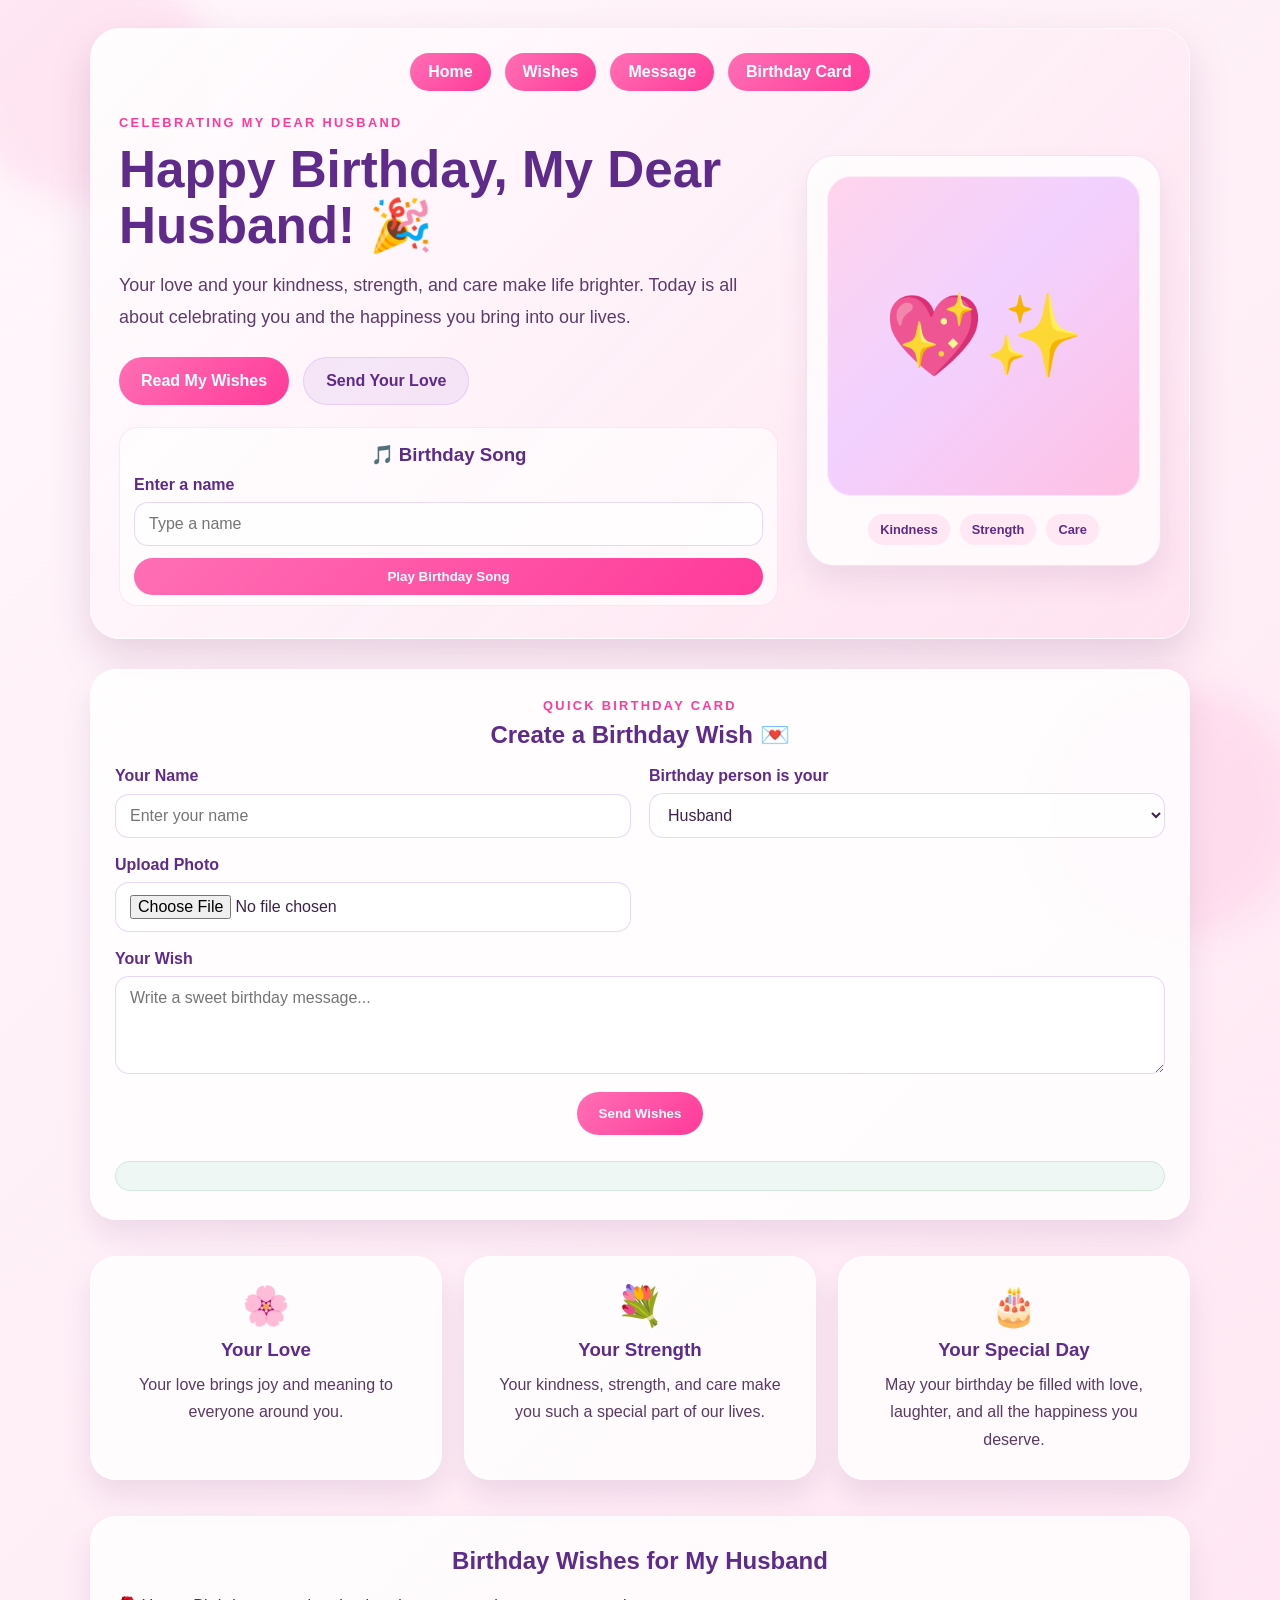
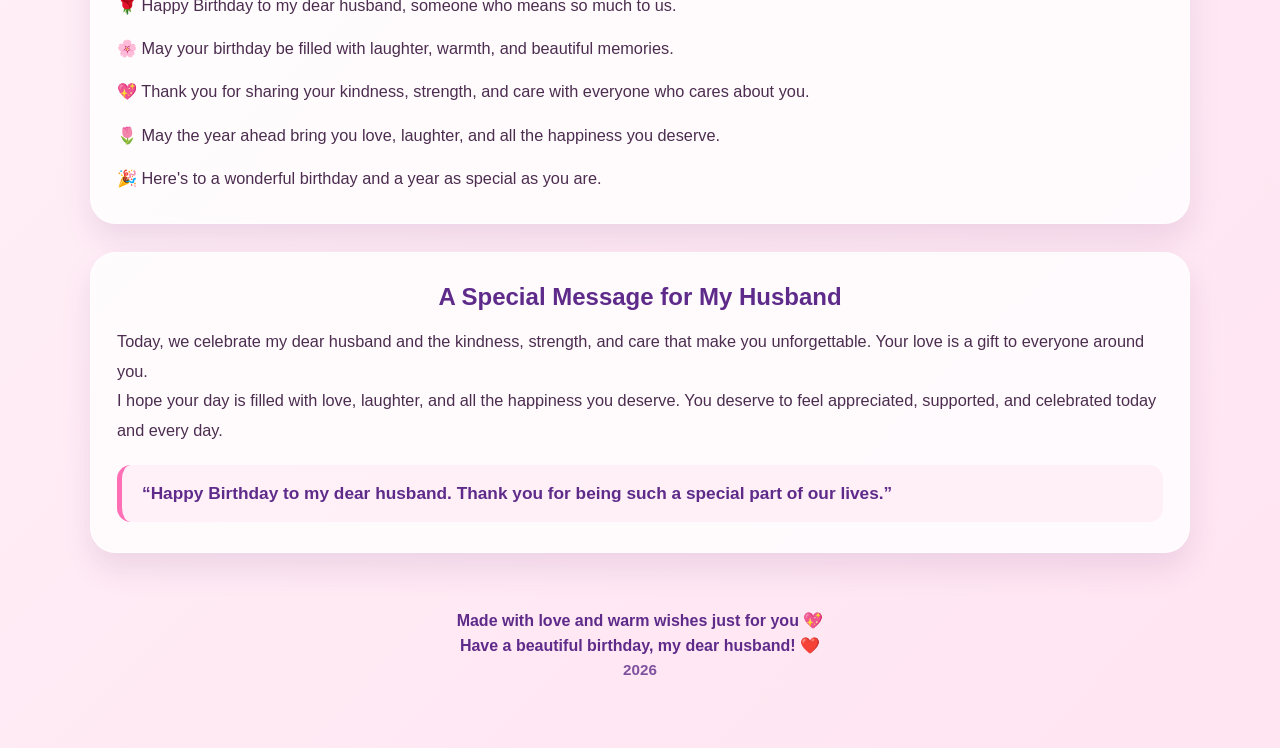
<file: index.html>
<!DOCTYPE html>
<html lang="en">

<head>
    <meta charset="UTF-8">
    <meta name="viewport" content="width=device-width, initial-scale=1.0">
    <title>Happy Birthday, My Love</title>
    <link rel="stylesheet" href="style.css">
</head>

<body id="top">
    <div class="page-shell">
        <header class="hero-header">
            <nav class="top-nav">
                <a href="index.html">Home</a>
                <a href="#wishes">Wishes</a>
                <a href="#message">Message</a>
                <a href="form.html">Birthday Card</a>
            </nav>

            <div class="hero-content">
                <div class="hero-text">
                    <p id="heroEyebrow" class="eyebrow">For the most beautiful woman in my life</p>
                    <h1 id="heroHeading">Happy Birthday, My Dear Wife! 🎉</h1>
                    <p id="heroSubtitle" class="subtitle">
                        You make every day brighter with your love, smile, and warmth.
                        Today is a celebration of you and the happiness you bring into my life.
                    </p>

                    <div class="cta-group">
                        <a href="#wishes" class="primary-btn">Read My Wishes</a>
                        <a href="form.html" class="secondary-btn">Send Your Love</a>
                    </div>

                    <div class="music-box">
                        <h3>🎵 Birthday Song</h3>
                        <label class="song-label" for="songName">Enter a name</label>
                        <input id="songName" type="text" placeholder="Type a name">
                        <button id="playBirthdaySong" class="primary-btn small-btn" type="button">
                            Play Birthday Song
                        </button>
                    </div>
                </div>

                <div class="hero-card">
                    <div class="photo-frame" id="heroPhotoFrame" aria-label="Birthday illustration">
                        <span id="photoPlaceholder">💖✨</span>
                    </div>
                    <div class="mini-badges">
                        <span id="badge1">Sweet</span>
                        <span id="badge2">Strong</span>
                        <span id="badge3">Beautiful</span>
                    </div>
                </div>
            </div>
        </header>

        <section class="quick-form-panel">
            <div class="quick-form-header">
                <p class="eyebrow">Quick birthday card</p>
                <h2>Create a Birthday Wish 💌</h2>
            </div>

            <form id="homeWishForm" class="quick-form">
                <div class="quick-form-grid">
                    <div class="field-group">
                        <label for="homeName">Your Name</label>
                        <input type="text" id="homeName" placeholder="Enter your name" required>
                    </div>

                    <div class="field-group">
                        <label for="homeRelation">Birthday person is your</label>
                        <select id="homeRelation" required>
                            <option value="Best Friend">Best Friend</option>
                            <option value="Husband">Husband</option>
                            <option value="Wife">Wife</option>
                            <option value="Girlfriend">Girlfriend</option>
                            <option value="Grandfather">Grandfather</option>
                            <option value="Grandmother">Grandmother</option>
                            <option value="Teacher">Teacher</option>
                            <option value="Uncle">Uncle</option>
                            <option value="Dad">Dad</option>
                            <option value="Mom">Mom</option>
                            <option value="Sister">Sister</option>
                            <option value="Partner">Partner</option>
                        </select>
                    </div>

                    <div class="field-group">
                        <label for="homePhoto">Upload Photo</label>
                        <input type="file" id="homePhoto" accept="image/*">
                    </div>
                </div>

                <div class="field-group">
                    <label for="homeMessage">Your Wish</label>
                    <textarea id="homeMessage" rows="4" placeholder="Write a sweet birthday message..."></textarea>
                </div>

                <div class="quick-form-actions">
                    <button type="submit" class="primary-btn">Send Wishes</button>
                </div>

                <div id="homeFormStatus" class="home-form-status" aria-live="polite"></div>
            </form>
        </section>

        <main>
            <section class="feature-grid">
                <article class="feature-card">
                    <span class="icon">🌸</span>
                    <h3 id="featureTitle1">Your Friendship</h3>
                    <p id="featureText1">Your friendship brings joy and meaning to everyone around you.</p>
                </article>
                <article class="feature-card">
                    <span class="icon">💐</span>
                    <h3 id="featureTitle2">Your Laughter</h3>
                    <p id="featureText2">Your laughter and loyalty make you such a special part of our lives.</p>
                </article>
                <article class="feature-card">
                    <span class="icon">🎂</span>
                    <h3 id="featureTitle3">Your Special Day</h3>
                    <p id="featureText3">May your birthday be filled with fun, laughter, and wonderful memories.</p>
                </article>
            </section>

            <section id="wishes" class="wish-panel">
                <h2 id="wishTitle">Birthday Wishes for My Wife</h2>
                <div class="wish-list">
                    <p id="wishText1">🌹 Happy Birthday to the most wonderful woman in my life.</p>
                    <p id="wishText2">🌸 May your life always be filled with peace, laughter, and beautiful moments.</p>
                    <p id="wishText3">💖 May your dreams bloom beautifully and your heart stay full of joy.</p>
                    <p id="wishText4">🌷 May every new day bring you happiness, success, and endless reasons to smile.</p>
                    <p id="wishText5">🎉 Wishing you a truly magical birthday and a year full of love and blessings.</p>
                </div>
            </section>

            <section id="message" class="message-box">
                <h2 id="messageTitle">A Special Message for You</h2>
                <p id="messageParagraph1">
                    My love, today is your special day, and I want you to know how deeply you are cherished.
                    You are my calm, my joy, my companion, and my greatest blessing.
                </p>
                <p id="messageParagraph2">
                    May this new chapter of your life be full of love, growth, peace, and unforgettable memories.
                    Keep shining, keep smiling, and keep being the beautiful soul that makes life brighter.
                </p>
                <blockquote id="messageQuote">
                    “Happy Birthday, my sweet princess. You deserve all the love and happiness this world has to offer.”
                </blockquote>
            </section>
        </main>

        <footer>
            <p>Made with love and warm wishes just for you 💖</p>
            <p id="footerGreeting">Have a beautiful birthday, my sweet wife ❤️</p>
            <p class="date">2026</p>
        </footer>
    </div>

    <button id="backToTop" class="back-to-top" type="button" aria-label="Back to top">↑</button>

    <script>
        const heroPhotoFrame = document.getElementById('heroPhotoFrame');

        const relationshipThemes = {
            "Best Friend": { headline: "My Best Friend", subject: "My Best Friend", address: "my favorite friend", bond: "friendship", quality: "laughter, loyalty, and support", feature: "Friendship", strength: "Laughter", celebration: "fun, laughter, and unforgettable memories" },
            "Husband": { headline: "My Dear Husband", subject: "My Husband", address: "my dear husband", bond: "love", quality: "kindness, strength, and care", feature: "Love", strength: "Strength", celebration: "love, laughter, and all the happiness you deserve" },
            "Wife": { headline: "My Dear Wife", subject: "My Wife", address: "my dear wife", bond: "love", quality: "kindness, warmth, and care", feature: "Love", strength: "Kindness", celebration: "love, laughter, and all the happiness you deserve" },
            "Girlfriend": { headline: "My Wonderful Girlfriend", subject: "My Girlfriend", address: "my wonderful girlfriend", bond: "love", quality: "joy, warmth, and affection", feature: "Love", strength: "Joy", celebration: "love, laughter, and beautiful memories" },
            "Grandfather": { headline: "My Dear Grandfather", subject: "My Grandfather", address: "my dear grandfather", bond: "family", quality: "wisdom, kindness, and stories", feature: "Family", strength: "Wisdom", celebration: "family, laughter, and treasured memories" },
            "Grandmother": { headline: "My Dear Grandmother", subject: "My Grandmother", address: "my dear grandmother", bond: "family", quality: "wisdom, kindness, and warmth", feature: "Family", strength: "Kindness", celebration: "family, laughter, and treasured memories" },
            "Teacher": { headline: "Our Wonderful Teacher", subject: "Our Teacher", address: "our wonderful teacher", bond: "guidance", quality: "patience, wisdom, and encouragement", feature: "Guidance", strength: "Wisdom", celebration: "appreciation, joy, and the happiest memories" },
            "Uncle": { headline: "My Dear Uncle", subject: "My Uncle", address: "my dear uncle", bond: "family", quality: "kindness, humor, and generosity", feature: "Family", strength: "Laughter", celebration: "family, laughter, and wonderful memories" },
            "Dad": { headline: "My Dear Dad", subject: "My Dad", address: "my dear dad", bond: "family", quality: "strength, wisdom, and love", feature: "Family", strength: "Strength", celebration: "family, laughter, and all the happiness you deserve" },
            "Mom": { headline: "My Dear Mom", subject: "My Mom", address: "my dear mom", bond: "family", quality: "care, warmth, and endless love", feature: "Family", strength: "Kindness", celebration: "family, laughter, and all the love you give to others" },
            "Sister": { headline: "My Dear Sister", subject: "My Sister", address: "my dear sister", bond: "sisterhood", quality: "laughter, kindness, and support", feature: "Sisterhood", strength: "Laughter", celebration: "fun, laughter, and wonderful memories" },
            "Partner": { headline: "My Love", subject: "My Partner", address: "my love", bond: "love", quality: "joy, warmth, and affection", feature: "Love", strength: "Joy", celebration: "love, laughter, and beautiful memories" }
        };

        function updateHomepageTheme() {
            const relation = localStorage.getItem('birthday_relation') || 'Husband';
            const theme = relationshipThemes[relation] || relationshipThemes['Husband'];
            const name = relation.toLowerCase();
            const celebration = `🌸 May your birthday be filled with laughter, warmth, and beautiful memories.`;

            document.title = `Happy Birthday, ${theme.headline}`;

            document.getElementById('heroEyebrow').textContent = `Celebrating ${theme.address}`;
            document.getElementById('heroHeading').textContent = `Happy Birthday, ${theme.headline}! 🎉`;
            document.getElementById('heroSubtitle').textContent = `Your ${theme.bond} and your ${theme.quality} make life brighter. Today is all about celebrating you and the happiness you bring into our lives.`;

            theme.quality.split(',').map(word => word.replace(/\band\b/g, '').trim()).forEach((word, index) => {
                const badge = document.getElementById('badge' + (index + 1));
                if (badge) badge.textContent = word.charAt(0).toUpperCase() + word.slice(1);
            });

            document.getElementById('featureTitle1').textContent = `Your ${theme.feature}`;
            document.getElementById('featureText1').textContent = `Your ${theme.bond} brings joy and meaning to everyone around you.`;
            document.getElementById('featureTitle2').textContent = `Your ${theme.strength}`;
            document.getElementById('featureText2').textContent = `Your ${theme.quality} make you such a special part of our lives.`;
            document.getElementById('featureTitle3').textContent = 'Your Special Day';
            document.getElementById('featureText3').textContent = `May your birthday be filled with ${theme.celebration}.`;

            document.getElementById('wishTitle').textContent = `Birthday Wishes for ${theme.subject}`;
            [
                `🌹 Happy Birthday to ${theme.address}, someone who means so much to us.`,
                celebration,
                `💖 Thank you for sharing your ${theme.quality} with everyone who cares about you.`,
                `🌷 May the year ahead bring you ${theme.celebration}.`,
                `🎉 Here's to a wonderful birthday and a year as special as you are.`
            ].forEach((line, index) => {
                const el = document.getElementById('wishText' + (index + 1));
                if (el) el.textContent = line;
            });

            document.getElementById('messageTitle').textContent = `A Special Message for ${theme.subject}`;
            document.getElementById('messageParagraph1').textContent = `Today, we celebrate ${theme.address} and the ${theme.quality} that make you unforgettable. Your ${theme.bond} is a gift to everyone around you.`;
            document.getElementById('messageParagraph2').textContent = `I hope your day is filled with ${theme.celebration}. You deserve to feel appreciated, supported, and celebrated today and every day.`;
            document.getElementById('messageQuote').textContent = `“Happy Birthday to ${theme.address}. Thank you for being such a special part of our lives.”`;
            document.getElementById('footerGreeting').textContent = `Have a beautiful birthday, ${theme.address}! ❤️`;

            const homeRelation = document.getElementById('homeRelation');
            if (homeRelation) homeRelation.value = relationshipThemes[relation] ? relation : 'Husband';
        }

        function renderHeroPhoto(imageUrl) {
            if (!heroPhotoFrame) return;

            heroPhotoFrame.innerHTML = '';

            if (imageUrl) {
                const img = document.createElement('img');
                img.src = imageUrl;
                img.alt = 'Uploaded birthday photo';
                img.className = 'uploaded-photo';
                heroPhotoFrame.appendChild(img);
            } else {
                const placeholder = document.createElement('span');
                placeholder.textContent = '💖✨';
                placeholder.id = 'photoPlaceholder';
                heroPhotoFrame.appendChild(placeholder);
            }
        }

        updateHomepageTheme();

        document.getElementById('homeRelation')?.addEventListener('change', function (event) {
            localStorage.setItem('birthday_relation', event.target.value);
            updateHomepageTheme();
        });

        renderHeroPhoto(localStorage.getItem('birthday_uploaded_photo'));

        window.addEventListener('storage', function (event) {
            if (event.key === 'birthday_uploaded_photo') {
                renderHeroPhoto(event.newValue);
            }

            if (event.key === 'birthday_relation') {
                updateHomepageTheme();
            }
        });

        window.addEventListener('photoUpdated', function (event) {
            renderHeroPhoto(event.detail || localStorage.getItem('birthday_uploaded_photo'));
        });

        document.getElementById('playBirthdaySong')?.addEventListener('click', function () {
            const enteredName = document.getElementById('songName').value.trim();
            if (!enteredName) {
                document.getElementById('songName').focus();
                return;
            }

            const songUrl = 'https://www.1happybirthday.com/play_song.php?name=' + encodeURIComponent(enteredName);

            try {
                const popup = window.open(songUrl, '_blank');
                if (!popup) {
                    window.location.href = songUrl;
                }
            } catch (error) {
                window.location.href = songUrl;
            }
        });

        const backToTopButton = document.getElementById('backToTop');
        if (backToTopButton) {
            const toggleBackToTop = () => {
                if (window.scrollY > 250) {
                    backToTopButton.classList.add('visible');
                } else {
                    backToTopButton.classList.remove('visible');
                }
            };

            window.addEventListener('scroll', toggleBackToTop);
            toggleBackToTop();

            backToTopButton.addEventListener('click', function () {
                window.scrollTo({ top: 0, behavior: 'smooth' });
            });
        }

        const homeWishForm = document.getElementById('homeWishForm');
        if (homeWishForm) {
            homeWishForm.addEventListener('submit', function (event) {
                event.preventDefault();

                const name = document.getElementById('homeName').value.trim() || 'Dear one';
                const message = document.getElementById('homeMessage').value.trim() || 'Happy Birthday! You are so loved and cherished.';
                const relation = document.getElementById('homeRelation').value;
                const photoInput = document.getElementById('homePhoto');
                const statusBox = document.getElementById('homeFormStatus');
                localStorage.setItem('birthday_relation', relation);
                updateHomepageTheme();

                if (photoInput && photoInput.files && photoInput.files[0]) {
                    const reader = new FileReader();
                    reader.onload = function (event) {
                        const imageData = event.target.result;
                        localStorage.setItem('birthday_uploaded_photo', imageData);
                        window.dispatchEvent(new CustomEvent('photoUpdated', { detail: imageData }));
                        statusBox.innerHTML = `🎉 Thank you, ${name}! Your birthday wish for your ${relation.toLowerCase()} has been saved.<br>${message}`;
                    };
                    reader.readAsDataURL(photoInput.files[0]);
                    return;
                }

                statusBox.innerHTML = `🎉 Thank you, ${name}! Your birthday wish for your ${relation.toLowerCase()} has been saved.<br>${message}`;
            });
        }
    </script>
</body>

</html>
</file>
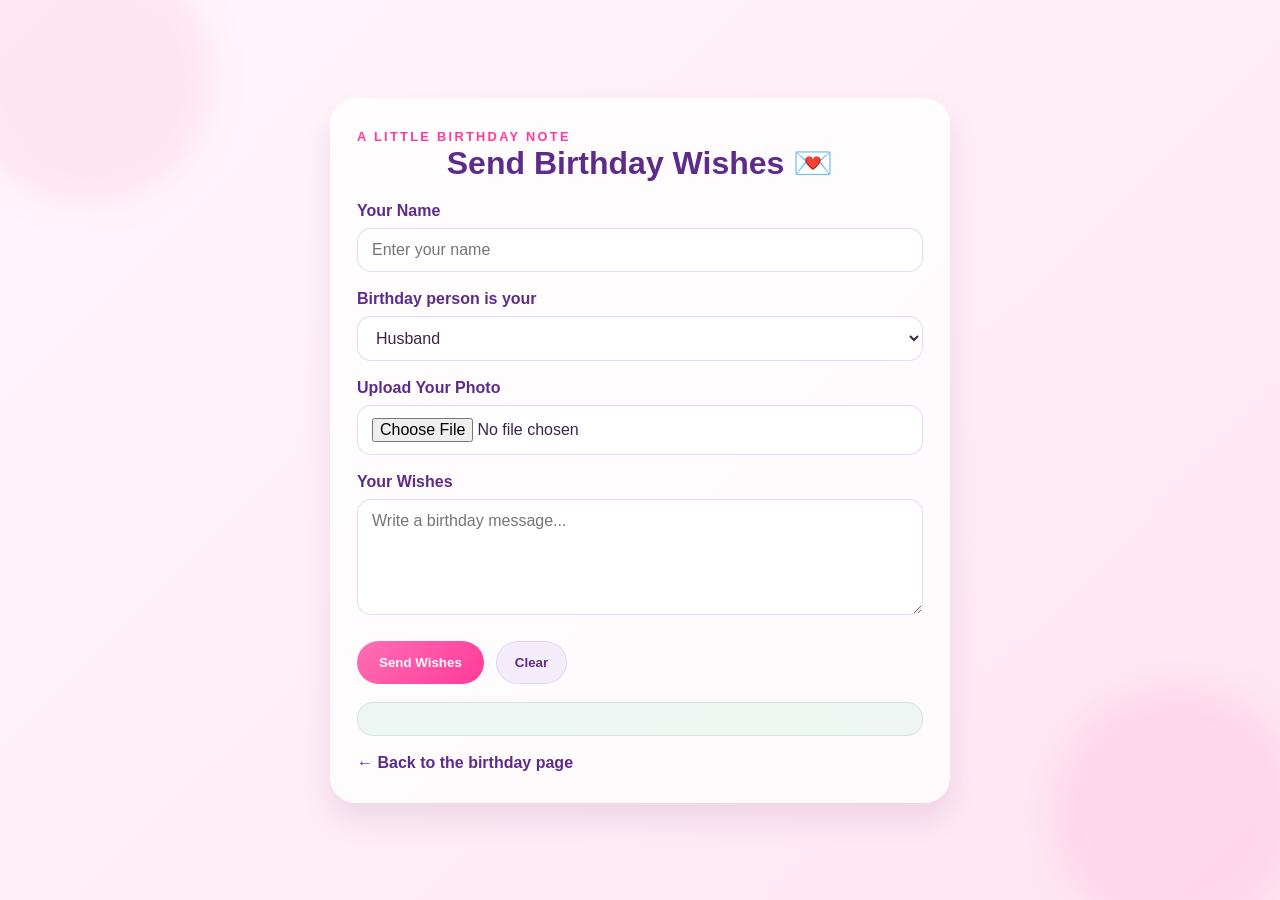
<file: form.html>
<!DOCTYPE html>
<html lang="en">

<head>
    <meta charset="UTF-8">
    <meta name="viewport" content="width=device-width, initial-scale=1.0">
    <title>Birthday Wishes Card</title>
    <link rel="stylesheet" href="style.css">
</head>

<body>
    <div class="form-page">
        <div class="form-card">
            <p class="eyebrow">A little birthday note</p>
            <h1>Send Birthday Wishes 💌</h1>

            <form id="birthdayForm" onsubmit="showMessage(); return false;">
                <div class="field-row">
                    <label for="name">Your Name</label>
                    <input type="text" id="name" placeholder="Enter your name" required>
                </div>

                <div class="field-row">
                    <label for="relation">Birthday person is your</label>
                    <select id="relation" name="relation" required>
                        <option value="Best Friend">Best Friend</option>
                        <option value="Husband">Husband</option>
                        <option value="Wife">Wife</option>
                        <option value="Girlfriend">Girlfriend</option>
                        <option value="Grandfather">Grandfather</option>
                        <option value="Grandmother">Grandmother</option>
                        <option value="Teacher">Teacher</option>
                        <option value="Uncle">Uncle</option>
                        <option value="Dad">Dad</option>
                        <option value="Mom">Mom</option>
                        <option value="Sister">Sister</option>
                        <option value="Partner">Partner</option>
                    </select>
                </div>

                <div class="field-row">
                    <label for="photoUpload">Upload Your Photo</label>
                    <input type="file" id="photoUpload" accept="image/*">
                </div>

                <div class="field-row">
                    <label for="message">Your Wishes</label>
                    <textarea id="message" rows="5" placeholder="Write a birthday message..."></textarea>
                </div>

                <div class="form-actions">
                    <button type="submit" class="primary-btn">Send Wishes</button>
                    <button type="reset" class="secondary-btn small-btn">Clear</button>
                </div>
            </form>

            <div id="successMessage" class="success-message" aria-live="polite"></div>

            <a href="index.html" class="back-link">← Back to the birthday page</a>
        </div>
    </div>

    <script>
        const relationField = document.getElementById("relation");
        const savedRelation = localStorage.getItem("birthday_relation");
        relationField.value = Array.from(relationField.options).some(option => option.value === savedRelation)
            ? savedRelation
            : "Husband";

        relationField.addEventListener("change", function () {
            localStorage.setItem("birthday_relation", relationField.value);
        });

        function showMessage() {
            const name = document.getElementById("name").value.trim() || "Dear one";
            const relation = relationField.value;
            const customMessage = document.getElementById("message").value.trim();
            const photoInput = document.getElementById("photoUpload");

            localStorage.setItem("birthday_relation", relation);

            let note = customMessage;
            if (!note) {
                const defaultNotes = {
                    "Best Friend": "You are my favorite person to laugh with, trust, and celebrate life with. Happy birthday, best friend!",
                    "Husband": "Your love, strength, and kindness make every day brighter. Happy birthday, my dear husband!",
                    "Wife": "Your love, warmth, and kindness make every day brighter. Happy birthday, my dear wife!",
                    "Girlfriend": "Your joy and warmth make every day more beautiful. Happy birthday, my wonderful girlfriend!",
                    "Grandfather": "Your wisdom and stories mean so much to our family. Happy birthday, dear grandfather!",
                    "Grandmother": "Your warmth and kindness mean so much to our family. Happy birthday, dear grandmother!",
                    "Teacher": "Thank you for your patience, wisdom, and encouragement. Wishing you a wonderful birthday!",
                    "Uncle": "Your humor and generosity make every family gathering brighter. Happy birthday, dear uncle!",
                    "Dad": "Thank you for your strength, wisdom, and love. Happy birthday, Dad!",
                    "Mom": "Thank you for your care, warmth, and endless love. Happy birthday, Mom!",
                    "Sister": "Your laughter and support make life so much brighter. Happy birthday, dear sister!",
                    "Partner": "Every day with you is full of love and joy. Happy birthday, my love!"
                };
                note = defaultNotes[relation];
            }

            if (photoInput && photoInput.files && photoInput.files[0]) {
                const fileReader = new FileReader();
                fileReader.onload = function (event) {
                    const imageUrl = event.target.result;
                    const localStorageKey = "birthday_uploaded_photo";
                    localStorage.setItem(localStorageKey, imageUrl);
                    window.dispatchEvent(new CustomEvent('photoUpdated', { detail: imageUrl }));

                    document.getElementById("successMessage").innerHTML =
                        `🎉 Thank you, ${name}! Your birthday wishes as ${relation} were sent with love.<br>${note}<br><img src="${imageUrl}" alt="Uploaded birthday photo" style="max-width: 220px; border-radius: 16px; margin-top: 12px;">`;
                };
                fileReader.readAsDataURL(photoInput.files[0]);
                return;
            }

            document.getElementById("successMessage").innerHTML =
                `🎉 Thank you, ${name}! Your birthday wishes as ${relation} were sent with love.<br>${note}`;
        }
    </script>
</body>

</html>
</file>
<file: style.css>
:root {
    --bg-1: #fff7fb;
    --bg-2: #ffe4f1;
    --card: rgba(255, 255, 255, 0.8);
    --pink-1: #ff6fb5;
    --pink-2: #ff3a99;
    --pink-3: #9d4edd;
    --purple: #5e2b8a;
    --text: #3d2249;
    --soft: #f4d4ea;
    --white: #ffffff;
    --shadow: rgba(123, 57, 118, 0.18);
}

* {
    box-sizing: border-box;
}

html {
    scroll-behavior: smooth;
}

body {
    margin: 0;
    min-height: 100vh;
    font-family: "Segoe UI", Tahoma, Geneva, Verdana, sans-serif;
    background: linear-gradient(135deg, var(--bg-1), var(--bg-2));
    color: var(--text);
}

body::before,
body::after {
    content: "";
    position: fixed;
    width: 250px;
    height: 250px;
    border-radius: 50%;
    background: rgba(255, 111, 181, 0.12);
    filter: blur(18px);
    z-index: 0;
}

body::before {
    top: -50px;
    left: -40px;
}

body::after {
    bottom: -35px;
    right: -20px;
}

.page-shell,
.form-page {
    position: relative;
    z-index: 1;
}

.page-shell {
    width: min(1100px, 92%);
    margin: 0 auto;
    padding: 28px 0 50px;
}

.hero-header {
    background: linear-gradient(135deg, rgba(255, 255, 255, 0.9), rgba(255, 224, 239, 0.85));
    border: 1px solid rgba(255, 255, 255, 0.65);
    border-radius: 30px;
    box-shadow: 0 18px 40px var(--shadow);
    padding: 24px 28px 32px;
}

.top-nav {
    display: flex;
    justify-content: center;
    flex-wrap: wrap;
    gap: 14px;
    margin-bottom: 24px;
}

.top-nav a {
    text-decoration: none;
    color: var(--white);
    background: linear-gradient(135deg, var(--pink-1), var(--pink-2));
    padding: 10px 18px;
    border-radius: 999px;
    font-weight: 600;
    transition: transform 0.2s ease, box-shadow 0.2s ease;
}

.top-nav a:hover,
.primary-btn:hover,
.secondary-btn:hover {
    transform: translateY(-2px);
    box-shadow: 0 8px 18px rgba(255, 82, 159, 0.28);
}

.hero-content {
    display: grid;
    grid-template-columns: 1.3fr 0.7fr;
    gap: 28px;
    align-items: center;
}

.eyebrow {
    margin: 0;
    font-size: 0.8rem;
    letter-spacing: 0.18em;
    text-transform: uppercase;
    font-weight: 700;
    color: var(--pink-2);
}

.hero-text h1 {
    font-size: clamp(2.4rem, 4vw, 4rem);
    line-height: 1.1;
    margin: 12px 0 14px;
    color: var(--purple);
}

.subtitle {
    margin: 0;
    font-size: 1.12rem;
    line-height: 1.8;
    color: #5f3b69;
}

.cta-group {
    margin-top: 24px;
    display: flex;
    flex-wrap: wrap;
    gap: 14px;
}

.music-box {
    margin-top: 22px;
    padding: 16px 14px 10px;
    background: rgba(255, 255, 255, 0.6);
    border: 1px solid rgba(255, 111, 181, 0.15);
    border-radius: 18px;
}

.music-box h3 {
    margin: 0 0 10px;
    color: var(--purple);
    text-align: center;
}

.song-label {
    display: block;
    margin: 10px 0 8px;
    font-weight: 700;
    color: var(--purple);
}

.music-box input {
    width: 100%;
    border: 1px solid rgba(158, 103, 220, 0.25);
    border-radius: 12px;
    padding: 11px 12px;
    margin-bottom: 12px;
    font: inherit;
    color: var(--text);
    background: rgba(255, 255, 255, 0.9);
}

.music-box button {
    width: 100%;
}

.primary-btn,
.secondary-btn {
    display: inline-flex;
    align-items: center;
    justify-content: center;
    text-decoration: none;
    border: none;
    border-radius: 999px;
    padding: 14px 22px;
    font-weight: 700;
    cursor: pointer;
    transition: all 0.2s ease;
}

.primary-btn {
    background: linear-gradient(135deg, var(--pink-1), var(--pink-2));
    color: var(--white);
}

.secondary-btn {
    background: rgba(158, 103, 220, 0.1);
    color: var(--purple);
    border: 1px solid rgba(158, 103, 220, 0.18);
}

.small-btn {
    padding: 11px 18px;
}

.hero-card {
    background: rgba(255, 255, 255, 0.75);
    border: 1px solid rgba(172, 105, 191, 0.16);
    border-radius: 28px;
    padding: 20px;
    box-shadow: 0 16px 28px rgba(112, 58, 129, 0.1);
}

.photo-frame {
    width: 100%;
    height: 320px;
    display: grid;
    place-items: center;
    background: linear-gradient(135deg, #ffd4ec, #f2d1ff 45%, #ffc0e3);
    border-radius: 24px;
    font-size: 5rem;
    box-shadow: inset 0 0 0 1px rgba(255, 255, 255, 0.6);
    overflow: hidden;
}

.photo-frame .uploaded-photo {
    width: 100%;
    height: 100%;
    object-fit: cover;
    display: block;
}

.mini-badges {
    margin-top: 18px;
    display: flex;
    justify-content: center;
    flex-wrap: wrap;
    gap: 10px;
}

.mini-badges span {
    background: rgba(255, 111, 181, 0.12);
    color: var(--purple);
    border-radius: 999px;
    padding: 8px 12px;
    font-size: 0.8rem;
    font-weight: 700;
}

.feature-grid {
    display: grid;
    grid-template-columns: repeat(3, minmax(0, 1fr));
    gap: 22px;
    margin: 36px 0;
}

.feature-card,
.wish-panel,
.message-box,
.form-card {
    background: var(--card);
    border: 1px solid rgba(255, 255, 255, 0.7);
    border-radius: 26px;
    box-shadow: 0 16px 30px rgba(112, 58, 129, 0.12);
}

.feature-card {
    padding: 26px 20px;
    text-align: center;
}

.icon {
    display: inline-block;
    font-size: 2.4rem;
    margin-bottom: 10px;
}

.feature-card h3 {
    margin: 0 0 10px;
    color: var(--purple);
}

.feature-card p {
    margin: 0;
    line-height: 1.7;
    color: #5a3a5f;
}

.wish-panel,
.message-box {
    padding: 30px 26px;
    margin: 28px 0;
}

.wish-panel h2,
.message-box h2,
.form-card h1 {
    margin: 0 0 16px;
    color: var(--purple);
    text-align: center;
}

.wish-list {
    display: grid;
    gap: 14px;
}

.wish-list p,
.message-box p,
.success-message {
    margin: 0;
    color: #4c2d4f;
    line-height: 1.8;
    font-size: 1.02rem;
}

.message-box blockquote {
    margin: 20px 0 0;
    padding: 18px 20px;
    border-left: 5px solid var(--pink-1);
    background: rgba(255, 111, 181, 0.08);
    border-radius: 14px;
    font-size: 1.08rem;
    color: var(--purple);
    font-weight: 600;
}

footer {
    margin-top: 24px;
    padding: 24px 16px 14px;
    text-align: center;
    color: var(--purple);
    font-weight: 600;
}

footer p {
    margin: 6px 0;
}

.date {
    font-size: 0.95rem;
    opacity: 0.8;
}

.form-page {
    min-height: 100vh;
    display: grid;
    place-items: center;
    padding: 40px 20px;
}

.form-card {
    width: min(620px, 100%);
    padding: 30px 26px;
}

#birthdayForm {
    display: grid;
    gap: 18px;
    margin-top: 20px;
}

.field-row {
    display: grid;
    gap: 8px;
}

label {
    font-weight: 700;
    color: var(--purple);
}

input[type="text"],
input[type="file"],
select,
textarea {
    width: 100%;
    border: 1px solid rgba(158, 103, 220, 0.25);
    border-radius: 14px;
    padding: 12px 14px;
    font: inherit;
    color: var(--text);
    background: rgba(255, 255, 255, 0.8);
    transition: border-color 0.2s ease, box-shadow 0.2s ease;
}

input[type="text"]:focus,
input[type="file"]:focus,
select:focus,
textarea:focus {
    outline: none;
    border-color: var(--pink-1);
    box-shadow: 0 0 0 4px rgba(255, 111, 181, 0.1);
}

.radio-group {
    display: flex;
    flex-wrap: wrap;
    gap: 12px;
    padding-top: 6px;
}

.radio-group label {
    display: inline-flex;
    align-items: center;
    gap: 8px;
    font-weight: 600;
    color: var(--text);
}

.form-actions {
    display: flex;
    flex-wrap: wrap;
    gap: 12px;
    margin-top: 8px;
}

.success-message {
    margin-top: 18px;
    background: rgba(118, 201, 160, 0.12);
    border: 1px solid rgba(92, 175, 121, 0.2);
    border-radius: 16px;
    padding: 16px 18px;
    color: #256b43;
}

.back-link {
    display: inline-block;
    margin-top: 18px;
    color: var(--purple);
    text-decoration: none;
    font-weight: 700;
}

.quick-form-panel {
    margin: 30px 0 20px;
    background: rgba(255, 255, 255, 0.85);
    border: 1px solid rgba(255, 255, 255, 0.7);
    border-radius: 26px;
    padding: 28px 24px;
    box-shadow: 0 16px 30px rgba(112, 58, 129, 0.12);
}

.quick-form-header {
    text-align: center;
    margin-bottom: 18px;
}

.quick-form-header h2 {
    margin: 8px 0 0;
    color: var(--purple);
}

.quick-form {
    display: grid;
    gap: 18px;
}

.quick-form-grid {
    display: grid;
    grid-template-columns: repeat(2, minmax(0, 1fr));
    gap: 18px;
}

.field-group {
    display: grid;
    gap: 8px;
}

.field-group label {
    font-weight: 700;
    color: var(--purple);
}

.quick-form-actions {
    display: flex;
    justify-content: center;
}

.home-form-status {
    margin-top: 8px;
    background: rgba(118, 201, 160, 0.12);
    border: 1px solid rgba(92, 175, 121, 0.2);
    border-radius: 16px;
    padding: 14px 16px;
    color: #256b43;
    line-height: 1.7;
}

.back-to-top {
    position: fixed;
    right: 22px;
    bottom: 22px;
    width: 52px;
    height: 52px;
    border: none;
    border-radius: 50%;
    background: linear-gradient(135deg, var(--pink-1), var(--pink-2));
    color: var(--white);
    font-size: 1.7rem;
    cursor: pointer;
    box-shadow: 0 12px 24px rgba(255, 82, 159, 0.32);
    opacity: 0;
    visibility: hidden;
    transform: translateY(12px);
    transition: all 0.25s ease;
    z-index: 20;
}

.back-to-top.visible {
    opacity: 1;
    visibility: visible;
    transform: translateY(0);
}

@media (max-width: 760px) {
    .hero-content,
    .feature-grid {
        grid-template-columns: 1fr;
    }

    .hero-header {
        padding: 18px 18px 22px;
    }

    .hero-text h1 {
        font-size: 2.5rem;
    }

    .top-nav a,
    .primary-btn,
    .secondary-btn {
        width: 100%;
    }

    .cta-group,
    .form-actions,
    .quick-form-grid {
        flex-direction: column;
        grid-template-columns: 1fr;
    }

    .quick-form-panel {
        padding: 22px 18px;
    }
}
</file>
